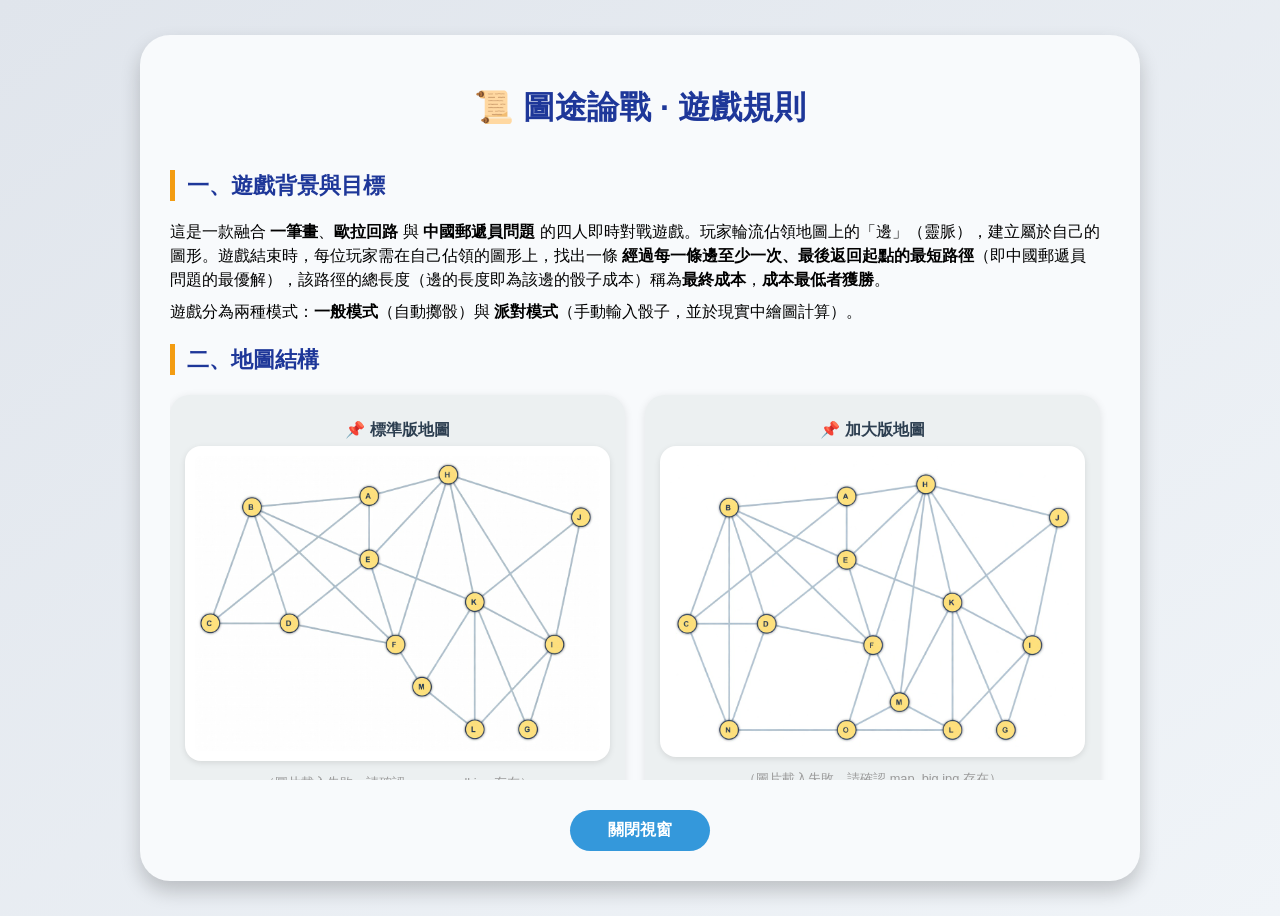
<file: rules.html>
<!DOCTYPE html>
<html lang="zh-TW">
<head>
    <meta charset="UTF-8">
    <meta name="viewport" content="width=device-width, initial-scale=1.0">
    <title>遊戲規則 - 圖途論戰 Graph Rivals</title>
    <style>
        * {
            box-sizing: border-box;
            font-family: 'Segoe UI', Roboto, 'Helvetica Neue', sans-serif;
        }
        body {
            background: linear-gradient(145deg, #e0e5ec 0%, #f0f4f8 100%);
            padding: 20px;
            display: flex;
            justify-content: center;
            align-items: center;
            min-height: 100vh;
        }
        .rules-container {
            max-width: 1000px;
            background: #f8fafc;
            border-radius: 30px;
            padding: 30px;
            box-shadow: 0 10px 20px rgba(0,0,0,0.2);
        }
        h1 {
            text-align: center;
            color: #1e3799;
            margin-bottom: 20px;
        }
        .rules-scroll {
            max-height: 70vh;
            overflow-y: auto;
            padding-right: 10px;
        }
        h2 {
            color: #1e3799;
            margin-top: 20px;
            font-size: 1.4rem;
            border-left: 5px solid #f39c12;
            padding-left: 12px;
        }
        h3 {
            color: #2c3e50;
            margin-top: 15px;
        }
        p, li {
            font-size: 1rem;
            line-height: 1.5;
            margin: 8px 0;
        }
        ul, ol {
            margin: 8px 0 8px 20px;
        }
        .map-container {
            display: flex;
            flex-wrap: wrap;
            justify-content: space-around;
            gap: 20px;
            margin: 20px 0;
        }
        .map-card {
            flex: 1;
            min-width: 250px;
            background: #ecf0f1;
            border-radius: 20px;
            padding: 15px;
            text-align: center;
            box-shadow: 0 2px 8px rgba(0,0,0,0.1);
        }
        .map-card img {
            max-width: 100%;
            height: auto;
            border-radius: 16px;
            background: white;
            padding: 10px;
            box-shadow: 0 2px 6px rgba(0,0,0,0.1);
        }
        .map-card h4 {
            margin: 10px 0 5px;
            color: #2c3e50;
        }
        .highlight {
            background: #f1c40f20;
            padding: 2px 6px;
            border-radius: 12px;
            font-weight: bold;
            color: #e67e22;
        }
        .note {
            background: #ecf0f1;
            padding: 12px;
            border-radius: 20px;
            margin: 15px 0;
            border-left: 4px solid #e74c3c;
        }
        .close-btn {
            display: block;
            width: 140px;
            margin: 30px auto 0;
            padding: 10px 20px;
            background: #3498db;
            color: white;
            border: none;
            border-radius: 40px;
            cursor: pointer;
            text-align: center;
            font-weight: bold;
            font-size: 1rem;
            transition: 0.2s;
        }
        .close-btn:hover {
            background: #2980b9;
            transform: scale(1.02);
        }
    </style>
</head>
<body>
    <div class="rules-container">
        <h1>📜 圖途論戰 · 遊戲規則</h1>
        <div class="rules-scroll">
            <h2>一、遊戲背景與目標</h2>
            <p>這是一款融合 <strong>一筆畫</strong>、<strong>歐拉回路</strong> 與 <strong>中國郵遞員問題</strong> 的四人即時對戰遊戲。玩家輪流佔領地圖上的「邊」（靈脈），建立屬於自己的圖形。遊戲結束時，每位玩家需在自己佔領的圖形上，找出一條 <strong>經過每一條邊至少一次、最後返回起點的最短路徑</strong>（即中國郵遞員問題的最優解），該路徑的總長度（邊的長度即為該邊的骰子成本）稱為<strong>最終成本</strong>，<strong>成本最低者獲勝</strong>。</p>
            <p>遊戲分為兩種模式：<strong>一般模式</strong>（自動擲骰）與 <strong>派對模式</strong>（手動輸入骰子，並於現實中繪圖計算）。</p>

            <h2>二、地圖結構</h2>
            <div class="map-container">
                <div class="map-card">
                    <h4>📌 標準版地圖</h4>
                    <img src="map_small.jpg" alt="標準版地圖" onerror="this.style.display='none'; this.nextSibling?.style.display='block';">
                    <p style="color: #999; font-size: 0.8rem;">（圖片載入失敗，請確認 map_small.jpg 存在）</p>
                    <p>13 個節點（A～M），28 條邊</p>
                </div>
                <div class="map-card">
                    <h4>📌 加大版地圖</h4>
                    <img src="map_big.jpg" alt="加大版地圖" onerror="this.style.display='none'; this.nextSibling?.style.display='block';">
                    <p style="color: #999; font-size: 0.8rem;">（圖片載入失敗，請確認 map_big.jpg 存在）</p>
                    <p>15 個節點（A～M 加 N、O），36 條邊</p>
                </div>
            </div>

            <h2>三、遊戲準備</h2>
            <ul>
                <li>房主輸入 3~7 位數字房間號碼建立房間，其他玩家輸入相同號碼加入。</li>
                <li>房主可在等待房間切換模式（一般 / 派對）。</li>
                <li><strong>派對模式</strong>：裁判（房主）在開始遊戲時選擇標準版或加大版地圖。</li>
                <li>每位玩家從地圖上的節點中選擇一個作為自己的起點（虛線圓圈標示），每人只能選一次。</li>
            </ul>

            <h2>四、回合進行</h2>
            <h3>4.1 回合順序</h3>
            <ul>
                <li><strong>一般模式</strong>：玩家1 → 玩家2 → 玩家3 → 玩家4 → 循環。</li>
                <li><strong>派對模式</strong>：玩家2(藍) → 玩家3(紅) → 玩家4(綠) → 玩家5(紫) → 循環（玩家1為裁判，不參與）。</li>
            </ul>
            <h3>4.2 佔領條件</h3>
            <p>只能佔領 <strong>與自己現有區域相連的空邊</strong>。現有區域 = 自己的起點 + 已佔邊的兩個端點。系統會自動過濾可佔邊。</p>
            <h3>4.3 獲得成本（骰子點數）</h3>
            <ul>
                <li><strong>一般模式</strong>：自動擲骰（正常佔邊 2 顆，弱勢申請 3 顆，額外回合 1 顆）。</li>
                <li><strong>派對模式</strong>：手動輸入骰子點數（範圍：正常 2–12，弱勢 3–18，額外 1–6），<span class="highlight">只接受純整數</span>。</li>
            </ul>
            <h3>4.4 佔領後效果</h3>
            <p>該邊顯示為自己的隊伍顏色，並標記成本（例如 <code>AB (7)</code>）。該邊的兩個端點加入自己的區域。</p>

            <h2>五、弱勢方逆襲機制（盟約宣誓）</h2>
            <ul>
                <li><strong>觸發條件</strong>：輪到你時沒有任何可佔領的邊，自動進入「弱勢申請階段」。</li>
                <li><strong>申請規則</strong>：可向與自己相鄰的強勢方邊提出申請，但該邊不能是「橋」（移除後會使強勢方圖形分裂成兩個有邊的部分），且<strong>同一回合內同一條邊只能被申請一次</strong>。</li>
                <li><strong>結果</strong>：
                    <ul>
                        <li>弱勢方獲得該邊，並擲三顆骰子（派對模式手動輸入 3-18）作為成本。</li>
                        <li>被佔方獲得一次<strong>額外回合</strong>（只需擲一顆骰子）。</li>
                        <li>額外回合結束後，回合順序恢復正常。</li>
                    </ul>
                </li>
            </ul>

            <h2>六、遊戲結束與結算</h2>
            <ul>
                <li>所有邊被佔滿後遊戲結束。</li>
                <li>結算畫面顯示每位玩家的佔領邊數、骰子總成本（僅供參考），並繪製自己佔領的圖形。</li>
                <li><strong>派對模式</strong>額外顯示「邊成本列表」：一般玩家只看自己的邊；裁判看所有邊（含隊伍名稱）。</li>
            </ul>

            <div class="note">
                <strong>⭐ 核心：中國郵遞員問題（最終勝負依據）</strong><br>
                遊戲中累計的骰子成本僅為參考，<strong>不是最終勝負依據</strong>。真正的勝利取決於玩家在自己佔領的圖形上，能否找出<strong>經過每一條邊至少一次、最後返回起點的最短路徑</strong>（即中國郵遞員問題的最優解）。該路徑的總長度（邊的長度即為該邊的骰子成本）稱為<strong>最終成本</strong>，<strong>成本最低者獲勝</strong>。
            </div>

            <h2>七、派對模式專屬功能（裁判）</h2>
            <ul>
                <li>裁判不參與遊戲，擁有全局視野，可觀察所有玩家的圖形與邊成本。</li>
                <li>裁判畫面顯示彩色圓圈，內含當前回合隊伍的第一個字（藍、紅、綠、紫），圓圈背景色與隊伍顏色一致。</li>
                <li>裁判可點擊「返回上一步」回滾到上次行動，讓該回合玩家重新選擇邊與輸入成本。</li>
            </ul>

            <h2>八、其他規則</h2>
            <ul>
                <li><strong>顏色對應固定</strong>：一般模式玩家1藍、2紅、3綠、4紫；派對模式玩家1裁判、2藍、3紅、4綠、5紫。</li>
                <li><strong>房間自動清理</strong>：若房間無任何玩家且超過 5 分鐘無活動，會自動刪除。</li>
                <li><strong>再玩一次</strong>：結算頁面提供「再玩一次」按鈕，重置遊戲但保留所有玩家，重新開始新對局。</li>
            </ul>

            <h2>九、勝利條件（總結）</h2>
            <ol>
                <li><strong>佔領階段</strong>：輪流佔邊，累積骰子成本（僅為參考值）。</li>
                <li><strong>結算階段</strong>：玩家在<span class="highlight">現實生活中（紙上）</span>對自己的佔邊圖形求解中國郵遞員問題，得到最優路徑的總成本。</li>
                <li><strong>比較成本</strong>：總成本最低者獲勝；若同分，則佔領邊數多者勝；仍相同則並列冠軍。</li>
            </ol>
            <p style="margin-top: 20px; text-align: center;">🎉 祝各位玩家運籌帷幄，畫出屬於自己的最優回路！ 🎉</p>
        </div>
        <button class="close-btn" onclick="window.close()">關閉視窗</button>
    </div>
</body>
</html>
</file>
